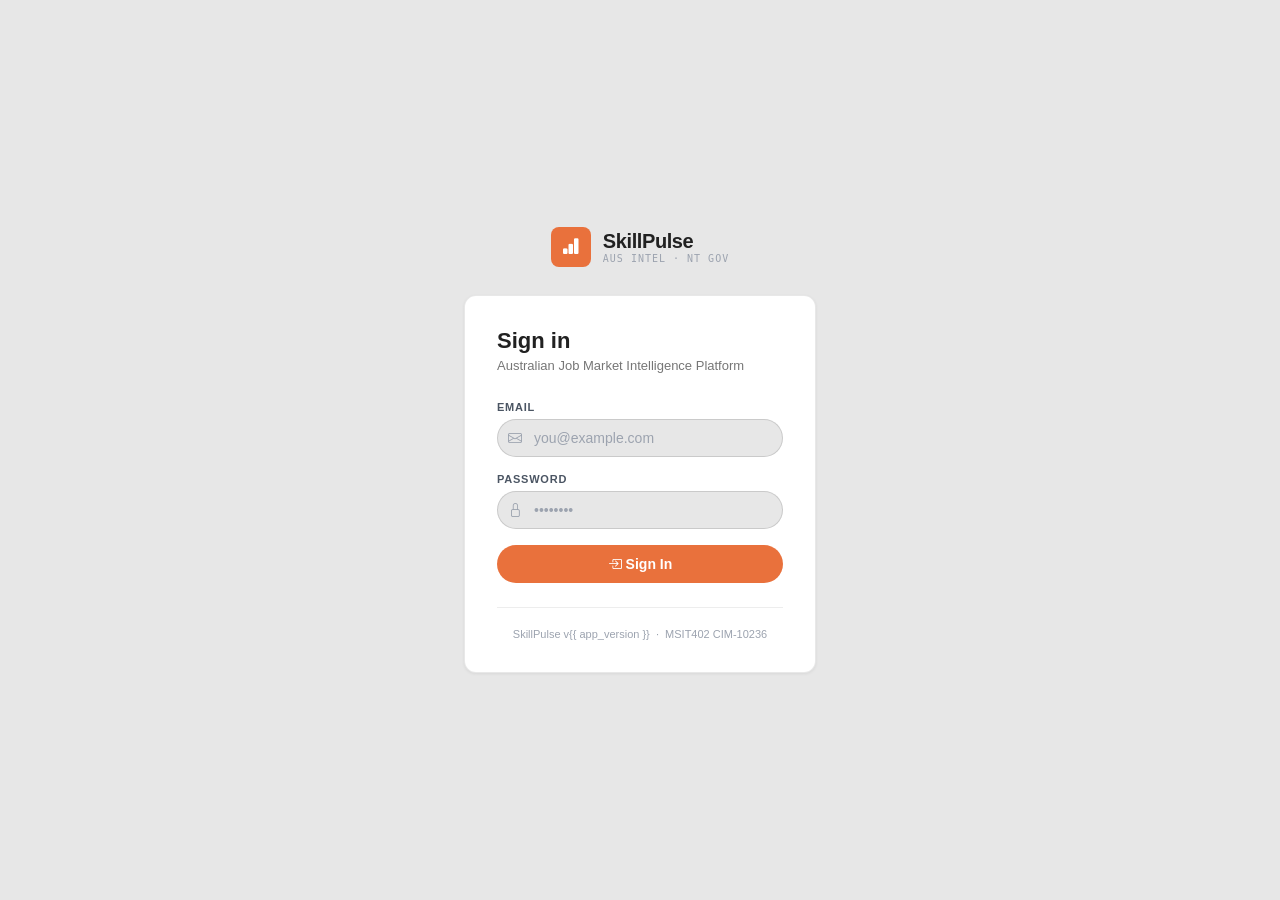
<file: templates/login.html>
<!DOCTYPE html>
<html lang="en">
<head>
  <meta charset="UTF-8">
  <meta name="viewport" content="width=device-width, initial-scale=1.0">
  <title>SkillPulse — Sign In</title>
  <link rel="stylesheet" href="https://cdn.jsdelivr.net/npm/bootstrap-icons@1.11.3/font/bootstrap-icons.css">
  <style>
    *, *::before, *::after { box-sizing: border-box; margin: 0; padding: 0; }

    body {
      font-family: 'Segoe UI', -apple-system, BlinkMacSystemFont, sans-serif;
      background: #E7E7E7;
      min-height: 100vh;
      display: flex;
      align-items: center;
      justify-content: center;
      color: #212121;
    }

    .login-wrap {
      width: 100%;
      max-width: 400px;
      padding: 24px;
    }

    /* Brand header */
    .brand {
      display: flex;
      align-items: center;
      gap: 12px;
      margin-bottom: 28px;
      justify-content: center;
    }
    .brand-icon {
      width: 40px; height: 40px;
      background: #E9713C;
      border-radius: 8px;
      display: flex; align-items: center; justify-content: center;
      font-size: 18px;
      color: #fff;
      flex-shrink: 0;
    }
    .brand-name {
      font-size: 20px;
      font-weight: 800;
      color: #212121;
      letter-spacing: -0.02em;
    }
    .brand-sub {
      font-size: 10px;
      color: #9CA3AF;
      letter-spacing: 0.1em;
      text-transform: uppercase;
      font-family: 'Cascadia Code', 'Consolas', monospace;
    }

    /* Card */
    .login-card {
      background: #FFFFFF;
      border: 1px solid rgba(33,33,33,0.1);
      border-radius: 12px;
      padding: 32px;
      box-shadow: 0 1px 3px rgba(33,33,33,0.08);
    }

    .login-title {
      font-size: 22px;
      font-weight: 700;
      color: #212121;
      margin-bottom: 4px;
    }
    .login-sub {
      font-size: 13px;
      color: #767676;
      margin-bottom: 28px;
    }

    /* Form */
    .form-group { margin-bottom: 16px; }
    .form-label {
      display: block;
      font-size: 11px;
      font-weight: 700;
      color: #4B5563;
      text-transform: uppercase;
      letter-spacing: 0.07em;
      margin-bottom: 6px;
    }
    .form-input-wrap { position: relative; }
    .form-icon {
      position: absolute;
      left: 11px; top: 50%;
      transform: translateY(-50%);
      color: #9CA3AF;
      font-size: 14px;
      pointer-events: none;
    }
    .form-input {
      width: 100%;
      padding: 10px 12px 10px 36px;
      background: #E7E7E7;
      border: 1px solid rgba(33,33,33,0.15);
      border-radius: 20px;
      color: #212121;
      font-size: 14px;
      font-family: inherit;
      transition: border-color 0.15s, box-shadow 0.15s;
      outline: none;
    }
    .form-input:focus {
      border-color: #E9713C;
      box-shadow: 0 0 0 3px rgba(235,89,5,0.1);
      background: #fff;
    }
    .form-input::placeholder { color: #9CA3AF; }

    /* Submit button */
    .btn-login {
      width: 100%;
      padding: 11px;
      background: #E9713C;
      color: #fff;
      border: none;
      border-radius: 20px;
      font-size: 14px;
      font-weight: 700;
      font-family: inherit;
      cursor: pointer;
      transition: all 0.15s;
      display: flex;
      align-items: center;
      justify-content: center;
      gap: 8px;
      margin-top: 8px;
    }
    .btn-login:hover:not(:disabled) {
      background: #C94D04;
      transform: translateY(-1px);
      box-shadow: 0 4px 12px rgba(235,89,5,0.3);
    }
    .btn-login:active:not(:disabled) { transform: translateY(0); }
    .btn-login:disabled { opacity: 0.6; cursor: not-allowed; }

    /* Error alert */
    .alert-error {
      background: rgba(231,24,24,0.06);
      border: 1px solid rgba(231,24,24,0.2);
      border-radius: 20px;
      padding: 10px 14px;
      font-size: 13px;
      color: #E71818;
      margin-bottom: 16px;
      display: none;
      align-items: center;
      gap: 8px;
    }
    .alert-error.show { display: flex; }

    /* Spinner */
    .spinner {
      width: 15px; height: 15px;
      border: 2px solid rgba(255,255,255,0.35);
      border-top-color: #fff;
      border-radius: 50%;
      animation: spin 0.7s linear infinite;
      display: none;
      flex-shrink: 0;
    }
    .spinner.show { display: block; }
    @keyframes spin { to { transform: rotate(360deg); } }

    /* Divider */
    .login-divider {
      text-align: center;
      font-size: 11px;
      color: #9CA3AF;
      margin-top: 24px;
      padding-top: 20px;
      border-top: 1px solid rgba(33,33,33,0.08);
    }
  </style>
</head>
<body>

<div class="login-wrap">

  <!-- Brand -->
  <div class="brand">
    <div class="brand-icon"><i class="bi bi-bar-chart-fill"></i></div>
    <div>
      <div class="brand-name">SkillPulse</div>
      <div class="brand-sub">AUS Intel · NT Gov</div>
    </div>
  </div>

  <!-- Card -->
  <div class="login-card">
    <div class="login-title">Sign in</div>
    <div class="login-sub">Australian Job Market Intelligence Platform</div>

    <!-- Error -->
    <div class="alert-error" id="alertError">
      <i class="bi bi-exclamation-circle-fill"></i>
      <span id="alertMsg">Invalid email or password.</span>
    </div>

    <!-- Email -->
    <div class="form-group">
      <label class="form-label">Email</label>
      <div class="form-input-wrap">
        <i class="bi bi-envelope form-icon"></i>
        <input type="email" class="form-input" id="inputEmail"
               placeholder="you@example.com" autocomplete="email"/>
      </div>
    </div>

    <!-- Password -->
    <div class="form-group">
      <label class="form-label">Password</label>
      <div class="form-input-wrap">
        <i class="bi bi-lock form-icon"></i>
        <input type="password" class="form-input" id="inputPassword"
               placeholder="••••••••" autocomplete="current-password"/>
      </div>
    </div>

    <button class="btn-login" id="btnLogin" onclick="doLogin()">
      <div class="spinner" id="spinner"></div>
      <span id="btnText"><i class="bi bi-box-arrow-in-right"></i>&nbsp;Sign In</span>
    </button>

    <div class="login-divider">
      SkillPulse v{{ app_version }} &nbsp;·&nbsp; MSIT402 CIM-10236
    </div>
  </div>

</div>

<script>
'use strict';

document.addEventListener('keydown', e => {
  if (e.key === 'Enter') doLogin();
});

async function doLogin() {
  const email    = document.getElementById('inputEmail').value.trim();
  const password = document.getElementById('inputPassword').value;
  const btn      = document.getElementById('btnLogin');
  const spinner  = document.getElementById('spinner');
  const btnText  = document.getElementById('btnText');
  const alertEl  = document.getElementById('alertError');

  if (!email || !password) {
    showError('Please enter your email and password.');
    return;
  }

  btn.disabled = true;
  spinner.classList.add('show');
  btnText.style.display = 'none';
  alertEl.classList.remove('show');

  try {
    const response = await fetch('/api/auth/login', {
      method: 'POST',
      headers: { 'Content-Type': 'application/json' },
      body: JSON.stringify({ email, password }),
    });

    const data = await response.json();

    if (!response.ok) {
      showError(data.detail || 'Invalid email or password.');
      return;
    }

    // Derive clean display name — strip domain if it looks like an email
    const rawName    = data.display_name || data.email || '';
    const displayName = rawName.includes('@') ? rawName.split('@')[0] : rawName;

    // Token is already in httpOnly cookie (set by backend), don't store in localStorage
    localStorage.setItem('sp_user', JSON.stringify({
      user_id:      data.user_id,
      email:        data.email,
      display_name: displayName,
      role:         data.role,
    }));

    window.location.href = '/';

  } catch (err) {
    showError('Could not connect to server. Please try again.');
    console.error('[Login]', err);
  } finally {
    btn.disabled = false;
    spinner.classList.remove('show');
    btnText.style.display = '';
  }
}

function showError(msg) {
  document.getElementById('alertMsg').textContent = msg;
  document.getElementById('alertError').classList.add('show');
}
</script>
</body>
</html>
</file>
